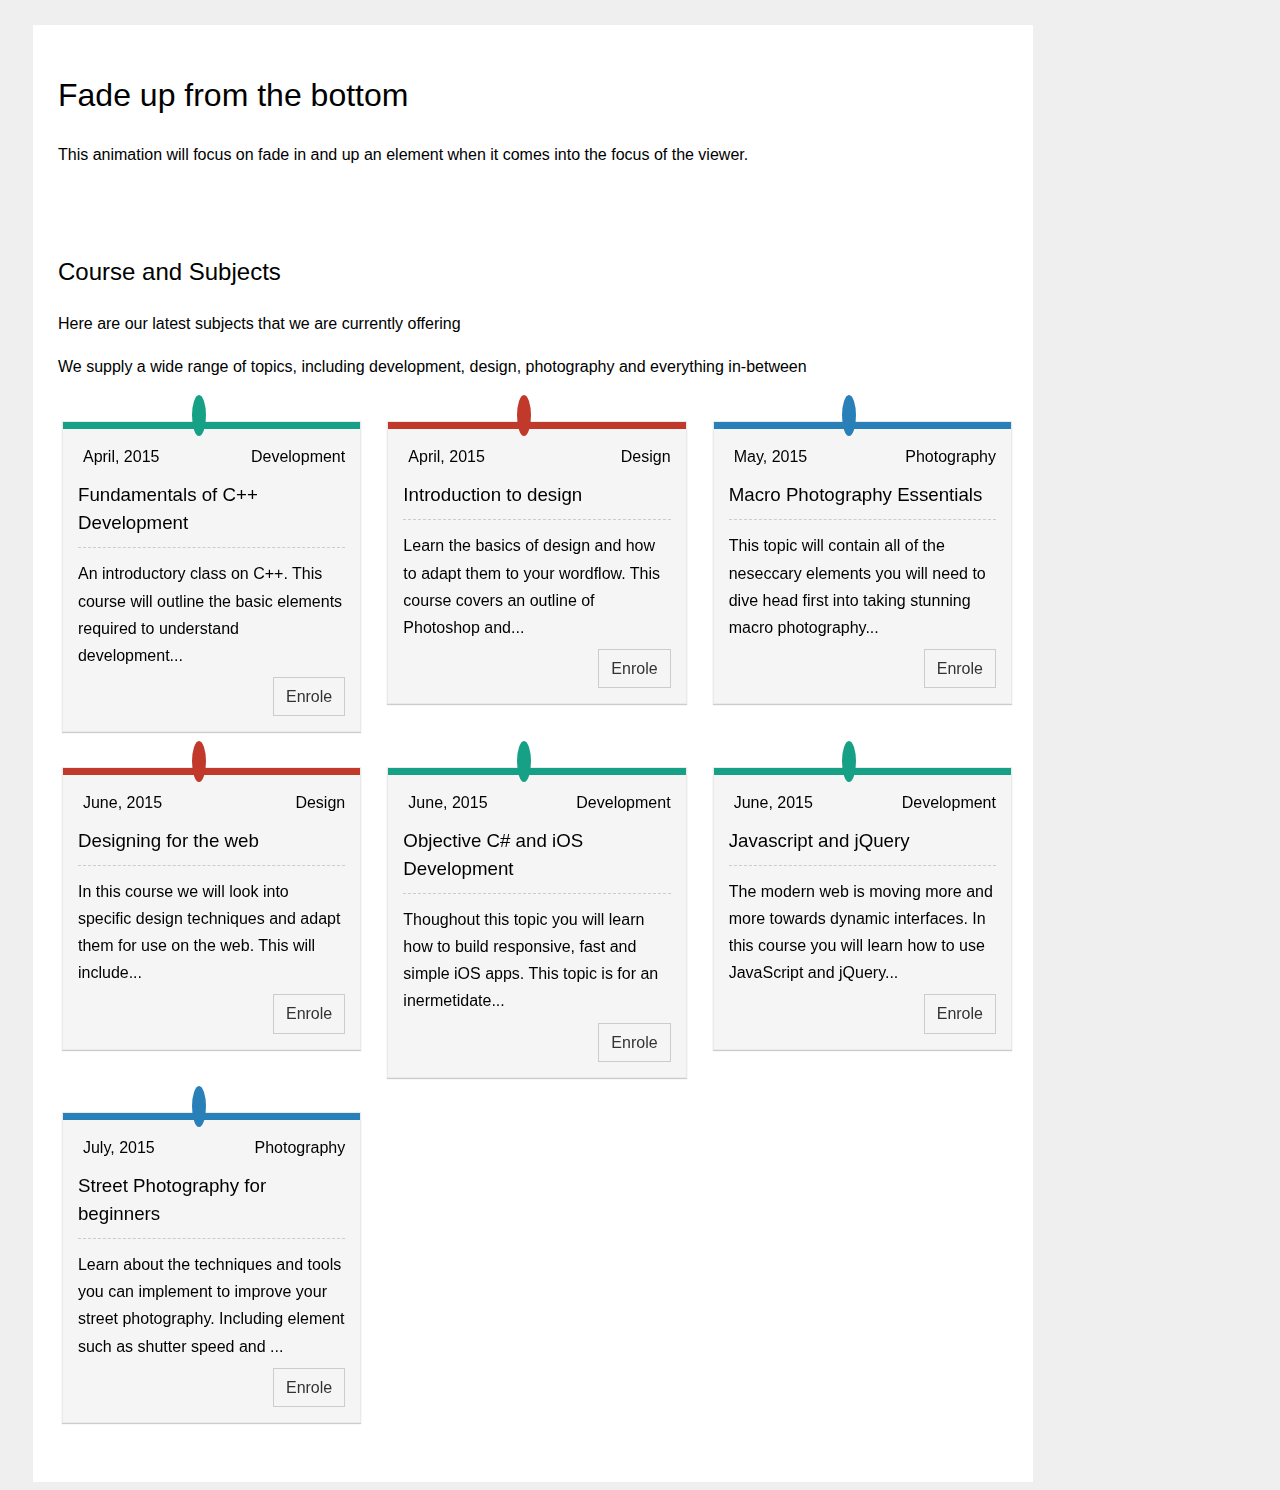
<file: CSS Animations on Scroll - Fade From Bottom up/index.html>
<html>

<head>
    <link rel="stylesheet" media="all" href="style.css" />
</head>

<body>

    <!--For our animations to look good, the animated elements need to be able to be scrolled to. For this example I've added dummy content to the top -->
    <div class="main-container">
        <div class="container">
            <h1>Fade up from the bottom</h1>
            <p>This animation will focus on fade in and up an element when it comes into the focus of the viewer. </p>
        </div>
        <div class="container">
            <h2>
                Course and Subjects <i class="fa fa-comment"></i></h2>
            <p>Here are our latest subjects that we are currently offering</p>
            <p>We supply a wide range of topics, including development, design, photography and everything in-between</p>
        </div>
        <div class="container cf">
            <!-- Course 1 -->
            <div class="animation-element bounce-up cf">
                <div class="subject development">
                    <div class="category-color"></div>
                    <div class="icon"><i class="fa fa-cogs"></i></div>
                    <div class="header cf">
                        <h4 class="date"><i class="fa fa-calendar-o"></i> April, 2015</h4>
                        <h4 class="category"><i class="fa fa-folder-o"></i> Development</h4>
                    </div>
                    <h3 class="title">Fundamentals of C++ Development</h3>
                    <div class="content">An introductory class on C++. This course will outline the basic elements required to understand development...</div>
                    <div class="enrole">Enrole</div>
                </div>
            </div>
            <!-- Course 2 -->
            <div class="animation-element bounce-up cf">
                <div class="subject design">
                    <div class="category-color"></div>
                    <div class="icon"><i class="fa fa-pencil"></i></div>
                    <div class="header cf">
                        <h4 class="date"><i class="fa fa-calendar-o"></i> April, 2015</h4>
                        <h4 class="category"><i class="fa fa-folder-o"></i> Design</h4>
                    </div>
                    <h3 class="title">Introduction to design </h3>
                    <div class="content">Learn the basics of design and how to adapt them to your wordflow. This course covers an outline of Photoshop and...</div>
                    <div class="enrole">Enrole</div>
                </div>
            </div>
            <!-- Course 3 -->
            <div class="animation-element bounce-up">
                <div class="subject photography">
                    <div class="category-color"></div>
                    <div class="icon"><i class="fa fa-camera"></i></div>
                    <div class="header cf">
                        <h4 class="date"><i class="fa fa-calendar-o"></i> May, 2015</h4>
                        <h4 class="category"><i class="fa fa-folder-o"></i> Photography</h4>
                    </div>
                    <h3 class="title">Macro Photography Essentials </h3>
                    <div class="content">This topic will contain all of the neseccary elements you will need to dive head first into taking stunning macro photography...</div>
                    <div class="enrole">Enrole</div>
                </div>
            </div>
            <!-- Course 4 -->
            <div class="animation-element bounce-up cf">
                <div class="subject design">
                    <div class="category-color"></div>
                    <div class="icon"><i class="fa fa-pencil"></i></div>
                    <div class="header cf">
                        <h4 class="date"><i class="fa fa-calendar-o"></i> June, 2015</h4>
                        <h4 class="category"><i class="fa fa-folder-o"></i> Design</h4>
                    </div>
                    <h3 class="title">Designing for the web</h3>
                    <div class="content">In this course we will look into specific design techniques and adapt them for use on the web. This will include...</div>
                    <div class="enrole">Enrole</div>
                </div>
            </div>
            <!-- Course 5 -->
            <div class="animation-element bounce-up cf">
                <div class="subject development">
                    <div class="category-color"></div>
                    <div class="icon"><i class="fa fa-cogs"></i></div>
                    <div class="header cf">
                        <h4 class="date"><i class="fa fa-calendar-o"></i> June, 2015</h4>
                        <h4 class="category"><i class="fa fa-folder-o"></i> Development</h4>
                    </div>
                    <h3 class="title">Objective C# and iOS Development</h3>
                    <div class="content">Thoughout this topic you will learn how to build responsive, fast and simple iOS apps. This topic is for an inermetidate...</div>
                    <div class="enrole">Enrole</div>
                </div>
            </div>
            <!-- Course 6 -->
            <div class="animation-element bounce-up cf">
                <div class="subject development">
                    <div class="category-color"></div>
                    <div class="icon"><i class="fa fa-cogs"></i></div>
                    <div class="header cf">
                        <h4 class="date"><i class="fa fa-calendar-o"></i> June, 2015</h4>
                        <h4 class="category"><i class="fa fa-folder-o"></i> Development</h4>
                    </div>
                    <h3 class="title">Javascript and jQuery</h3>
                    <div class="content">The modern web is moving more and more towards dynamic interfaces. In this course you will learn how to use JavaScript and jQuery...</div>
                    <div class="enrole">Enrole</div>
                </div>
            </div>
            <!-- Course 7 -->
            <div class="animation-element bounce-up">
                <div class="subject photography">
                    <div class="category-color"></div>
                    <div class="icon"><i class="fa fa-camera"></i></div>
                    <div class="header cf">
                        <h4 class="date"><i class="fa fa-calendar-o"></i> July, 2015</h4>
                        <h4 class="category"><i class="fa fa-folder-o"></i> Photography</h4>
                    </div>
                    <h3 class="title">Street Photography for beginners</h3>
                    <div class="content">Learn about the techniques and tools you can implement to improve your street photography. Including element such as shutter speed and ...</div>
                    <div class="enrole">Enrole</div>
                </div>
            </div>
        </div>

        <script src="../js/jquery-2.1.4.js"></script>
        <script src="../js/velocity.min.js"></script>
        <script src="main.js"></script>
</body>

</html>
</file>
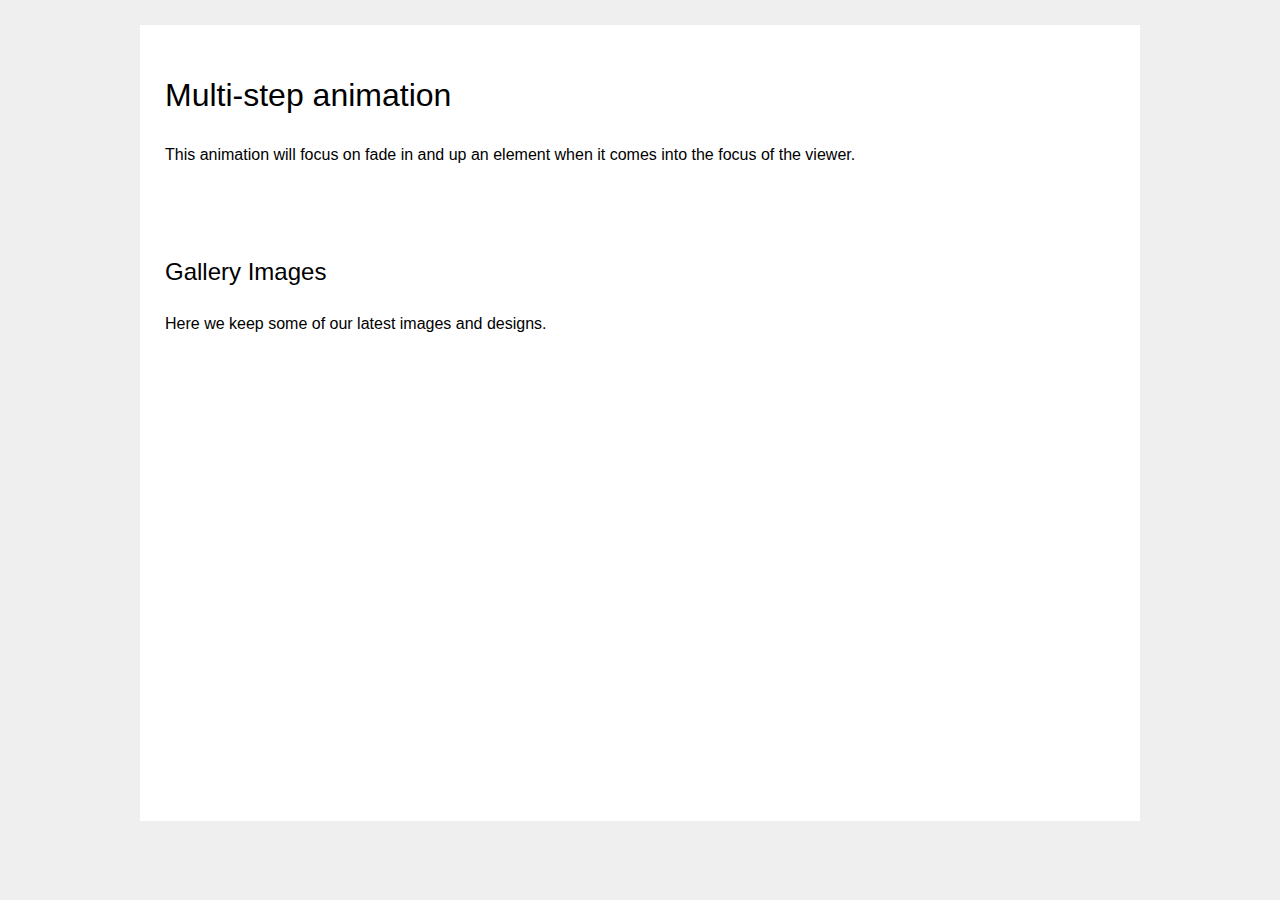
<file: CSS Animations on Scroll - Multi Step Move/index.html>
<html>

<head>
    <link rel="stylesheet" media="all" href="style.css" />
</head>

<body>
    <!--For our animations to look good, the animated elements need to be able to be scrolled to. For this example I've added dummy content to the top -->
    <div class="main-container">
        <div class="container">
            <h1>Multi-step animation</h1>
            <p>This animation will focus on fade in and up an element when it comes into the focus of the viewer. </p>
        </div>
        <div class="container">
            <h2>Gallery Images</h2>
            <p>Here we keep some of our latest images and designs. </p>
        </div>

        <div class="container cf">
            <!-- Staff 1 -->
            <div class="animation-element multi-step-left cf">
                <div class="gallery">
                    <h3 class="title">Johnthon Smith</h3>
                    <h4 class="subtitle">Senior Enginer</h4>
                    <div class="image" style="background-image: url(http://drive.google.com/uc?export=download&id=0B7UPM0QugWUjVTdZcktRTWhNamM)">
                        <div class="social">
                            <i class="fa fa-facebook"></i>
                            <i class="fa fa-twitter"></i>
                            <i class="fa fa-google-plus"></i>
                            <i class="fa fa-envelope"></i>
                        </div>
                    </div>
                    <h5 class="image-caption">
                        <i class="fa fa-quote-left"></i>
                        Always find something new to learn every day
                        <i class="fa fa-quote-right"></i>
                    </h5>
                    <div class="readmore">View profile</i>
                        </i>
                    </div>
                </div>
            </div>
            <!-- Staff 2 -->
            <div class="animation-element multi-step-right cf">
                <div class="gallery">
                    <h3 class="title">Jillian Jules</h3>
                    <h4 class="subtitle">Marketing</h4>
                    <div class="image" style="background-image: url(http://drive.google.com/uc?export=download&id=0B7UPM0QugWUjb1dxcGZEYUc0Z3M)">
                        <div class="social">
                            <i class="fa fa-facebook"></i>
                            <i class="fa fa-twitter"></i>
                            <i class="fa fa-google-plus"></i>
                            <i class="fa fa-envelope"></i>
                        </div>
                    </div>
                    <h5 class="image-caption">
                        <i class="fa fa-quote-left"></i>
                        Find new creative areas to expand
                        <i class="fa fa-quote-right"></i>
                    </h5>
                    <div class="readmore">View profile</i>
                        </i>
                    </div>
                </div>
            </div>
            <!-- Staff 3 -->
            <div class="animation-element multi-step-left cf">
                <div class="gallery">
                    <h3 class="title">James O'Keffe</h3>
                    <h4 class="subtitle">Manager</h4>
                    <div class="image" style="background-image: url(http://drive.google.com/uc?export=download&id=0B7UPM0QugWUjTURta0pyMEtoUmc)">
                        <div class="social">
                            <i class="fa fa-facebook"></i>
                            <i class="fa fa-twitter"></i>
                            <i class="fa fa-google-plus"></i>
                            <i class="fa fa-envelope"></i>
                        </div>
                    </div>
                    <h5 class="image-caption">
            <i class="fa fa-quote-left"></i>
            Expanding possibilities with determination
            <i class="fa fa-quote-right"></i>
        </h5>
                    <div class="readmore">View profile</i>
                        </i>
                    </div>
                </div>
            </div>
            <!-- Staff 4 -->
            <div class="animation-element multi-step-right cf">
                <div class="gallery">
                    <h3 class="title">Vivian Rymer</h3>
                    <h4 class="subtitle">HR</h4>
                    <div class="image" style="background-image: url(http://drive.google.com/uc?export=download&id=0B7UPM0QugWUjV3BseTMtcEU1T2M)">
                        <div class="social">
                            <i class="fa fa-facebook"></i>
                            <i class="fa fa-twitter"></i>
                            <i class="fa fa-google-plus"></i>
                            <i class="fa fa-envelope"></i>
                        </div>
                    </div>
                    <h5 class="image-caption">
            <i class="fa fa-quote-left"></i>
            Increasing skills, determination and workplace unity
            <i class="fa fa-quote-right"></i>
        </h5>
                    <div class="readmore">View profile</i>
                        </i>
                    </div>
                </div>
            </div>

        </div>
        <script src="../js/jquery-2.1.4.js"></script>
        <script src="../js/velocity.min.js"></script>
        <script src="main.js"></script>
</body>

</html>
</file>
<file: CSS Animations on Scroll - Fade From Bottom up/style.css>
/*These styles contain basic styles for fomatting along with our animation css*/

body {
    font-size: 16px;
    font-family: 'Open Sans', sans-serif;
    font-weight: 400;
    background: #efefef;
    line-height: 170%;
}

strong,
b {
    font-weight: 600
}

h1,
h2,
h3,
h4,
h5,
h6 {
    font-weight: 300;
    line-height: 150%;
}

i.fa {
    color: #333;
}

*,
*:before,
*:after {
    box-sizing: border-box;
    -moz-box-sizing: border-box;
    -webkit-box-sizing: border-box;
}


/*clearfixes*/

.cf:before,
.cf:after {
    content: " ";
    display: table;
}

.cf:after {
    clear: both;
}

.main-container {
    background: #fff;
    max-width: 1000px;
    margin: 25px 25px auto;
    position: relative;
}

.container {
    position: relative;
    padding: 25px;
}

.container:last-of-type {
    padding-top: 0px;
}


/*animation element*/

.animation-element {
    position: relative;
    width: 30%;
    margin: 0% 1.33 2.66% 1.33%;
    float: left;
}


/*3 grid layout*/

.animation-element:nth-of-type(3n-2) {
    width: 31.5%;
    margin: 0% 1.375% 2.75% 0%;
    clear: left;
}

.animation-element:nth-of-type(3n-1) {
    width: 31.5%;
    margin: 0% 1.375% 2.75% 1.375%;
}

.animation-element:nth-of-type(3n-0) {
    width: 31.5%;
    margin: 0% 0% 2.75% 1.375%;
    clear: right;
}


/*bounce up animation for the subject*/

.bounce-up .subject {
    opacity: 0;
    -moz-transition: all 700ms ease-out;
    -webkit-transition: all 700ms ease-out;
    -o-transition: all 700ms ease-out;
    transition: all 700ms ease-out;
    -moz-transform: translate3d(0px, 200px, 0px);
    -webkit-transform: translate3d(0px, 200px, 0px);
    -o-transform: translate(0px, 200px);
    -ms-transform: translate(0px, 200px);
    transform: translate3d(0px, 200, 0px);
    -webkit-backface-visibility: hidden;
    -moz-backface-visibility: hidden;
    backface-visibility: hidden;
}

.bounce-up.in-view .subject {
    opacity: 1;
    -moz-transform: translate3d(0px, 0px, 0px);
    -webkit-transform: translate3d(0px, 0px, 0px);
    -o-transform: translate(0px, 0px);
    -ms-transform: translate(0px, 0px);
    transform: translate3d(0px, 0px, 0px);
}

.subject {
    float: left;
    width: 100%;
    margin: 0% 1.33% 2.66% 1.33%;
    background: #F5F5F5;
    padding: 15px;
    box-shadow: 0px 1px 1px 0px rgba(0, 0, 0, 0.2);
    border: solid 1px #EAEAEA;
}

.subject:hover,
.subject:active {
    box-shadow: 0px 2px 6px 0px rgba(0, 0, 0, 0.25);
}

.subject .header {
    margin: 8px 0px;
}

.subject .header .date,
.subject .header .category {
    margin: 0px;
    clear: none;
    width: 50%;
}

.subject .header .date i,
.subject .header .category i {
    margin-right: 5px;
    color: #333;
    -moz-transition: all 400ms linear;
    -webkit-transition: all 400ms linear;
    -o-transition: all 400ms linear;
    transition: all 400ms linear;
}

.subject .header .date {
    float: left;
    text-align: left;
}

.subject .header .category {
    float: right;
    text-align: right;
}


/*subject icon at top*/

.subject .icon {
    position: absolute;
    top: -20px;
    left: 50%;
    left: calc(50% - 20px);
}

.subject .icon i {
    width: 40px;
    height: 40px;
    color: rgb(255, 255, 255);
    font-size: 150%;
    border-radius: 50%;
    text-align: center;
    padding: 7px;
}


/*Category color / icon color*/

.subject .category-color {
    height: 7px;
    position: absolute;
    top: 0px;
    left: 0px;
    width: 100%;
}

.subject.design .category-color,
.subject.design .icon i {
    background: #c0392b;
}

.subject.development .category-color,
.subject.development .icon i {
    background: #16a085;
}

.subject.photography .category-color,
.subject.photography .icon i {
    background: #2980b9;
}


/*hovering over subject*/

.subject.development:hover .header i {
    color: #16a085;
}

.subject.design:hover .header i {
    color: #c0392b;
}

.subject.photography:hover .header i {
    color: #2980b9;
}

.subject .title {
    margin: 12px 0px;
    border-bottom: dashed 1px #ccc;
    padding-bottom: 10px;
}

.subject .content {
    margin-bottom: 8px;
}

.subject .enrole {
    position: relative;
    color: #333;
    padding: 5px 12px;
    cursor: pointer;
    float: right;
    display: inline-block;
    border: solid 1px #ccc;
    -moz-transition: all 400ms linear;
    -webkit-transition: all 400ms linear;
    -o-transition: all 400ms linear;
    transition: all 400ms linear;
}

.subject .enrole:hover,
.subject .enrole:active {
    background: #222;
    color: #fff;
}


/*media queries for small devices*/

@media screen and (max-width: 678px) {
    .main-container {
        margin: 20px 15px;
    }
    .animation-element,
    .animation-element:nth-of-type(3n-1),
    .animation-element:nth-of-type(3n-2),
    .animation-element:nth-of-type(3n-0) {
        width: 100%;
        margin: 0px 0px 30px 0px;
    }
    .subject .header .date,
    .subject .header .category {
        width: 100%;
        margin-bottom: 10px;
        text-align: center;
    }
}
</file>
<file: CSS Animations on Scroll - Multi Step Move/style.css>
/*These styles contain basic styles for fomatting along with our animation css*/

body {
    font-size: 16px;
    font-family: 'Open Sans', sans-serif;
    font-weight: 400;
    background: #efefef;
    line-height: 170%;
    overflow-x: hidden;
}

strong,
b {
    font-weight: 600
}

h1,
h2,
h3,
h4,
h5,
h6 {
    font-weight: 300;
    line-height: 150%;
}

*,
*:before,
*:after {
    box-sizing: border-box;
    -moz-box-sizing: border-box;
    -webkit-box-sizing: border-box;
}


/*clearfixes*/

.cf:before,
.cf:after {
    content: " ";
    display: table;
}

.cf:after {
    clear: both;
}

.main-container {
    background: #fff;
    max-width: 1000px;
    margin: 25px auto 25px auto;
    position: relative;
}

.container {
    position: relative;
    padding: 25px;
}

.container:last-of-type {
    padding-top: 0px;
}


/*animation element*/

.animation-element {
    position: relative;
    width: 22%;
    margin: 0% 1.5% 3% 1.5%;
    float: left;
}


/*4 grid layout*/

.animation-element:nth-of-type(4n-3) {
    clear: left;
}

.animation-element:nth-of-type(4n-2) {}

.animation-element:nth-of-type(4n-1) {}

.animation-element:nth-of-type(4n-0) {
    clear: right;
}


/*left fancy animastion*/

@-moz-keyframes left_animation {
    0% {
        opacity: 0;
        -moz-transform: rotate(180deg) translate3d(100%, 100%, 0);
    }
    75% {
        opacity: 0.8;
        -moz-transform: rotate(-40deg);
    }
    100% {
        opacity: 1;
        -moz-transform: rotate(0deg) translate3d(0%, 0%, 0);
    }
}

@-webkit-keyframes left_animation {
    0% {
        opacity: 0;
        -webkit-transform: rotate(180deg) translate3d(100%, 100%, 0);
    }
    75% {
        opacity: 0.8;
        -webkit-transform: rotate(-40deg);
    }
    100% {
        opacity: 1;
        -webkit-transform: rotate(0deg) translate3d(0%, 0%, 0);
    }
}

@keyframes left_animation {
    0% {
        opacity: 0;
        transform: rotate(180deg) translate3d(100%, 100%, 0);
    }
    75% {
        opacity: 0.8;
        transform: rotate(-40deg);
    }
    100% {
        opacity: 1;
        transform: rotate(0deg) translate3d(0%, 0%, 0);
    }
}


/*right fancy animation*/

@-moz-keyframes right_animation {
    0% {
        opacity: 0;
        -moz-transform: rotate(180deg) translate3d(-100%, -100%, 0);
    }
    75% {
        opacity: 0.8;
        -moz-transform: rotate(40deg);
    }
    100% {
        opacity: 1;
        -moz-transform: rotate(0deg) translate3d(0%, 0%, 0);
    }
}

@-webkit-keyframes right_animation {
    0% {
        opacity: 0;
        -webkit-transform: rotate(180deg) translate3d(-100%, 100%, 0);
    }
    75% {
        opacity: 0.8;
        -webkit-transform: rotate(40deg);
    }
    100% {
        opacity: 1;
        -webkit-transform: rotate(0deg) translate3d(0%, 0%, 0);
    }
}

@keyframes right_animation {
    0% {
        opacity: 0;
        transform: rotate(180deg) translate3d(-100%, -100%, 0);
    }
    75% {
        opacity: 0.8;
        transform: rotate(40deg);
    }
    100% {
        opacity: 1;
        transform: rotate(0deg) translate3d(0%, 0%, 0);
    }
}


/*Multi-step animation*/

.multi-step-left .gallery,
.multi-step-right .gallery {
    position: relative;
    opacity: 0;
    /*prevents flicker as animation occurs*/
}

.multi-step-left.in-view .gallery {
    -moz-animation: left_animation 1300ms ease-in both;
    -webkit-animation: left_animation 1300ms ease-in both;
    animation: left_animation 1300ms ease-in both;
}

.multi-step-right.in-view .gallery {
    -moz-animation: right_animation 1300ms linear both;
    -webkit-animation: right_animation 1300ms linear both;
    animation: right_animation 1300ms linear both;
}

.gallery {
    float: left;
    width: 100%;
    height: auto;
    margin: 0% 1.33% 2.66% 1.33%;
}

.gallery .image {
    background: #F5F5F5;
    border: solid 1px #EAEAEA;
    height: 0px;
    width: 80%;
    width: calc(100% - 40px);
    padding-bottom: 100%;
    padding-bottom: calc(100% - 40px);
    background-size: cover;
    background-position: bottom center;
    position: relative;
    border-radius: 50%;
    margin-bottom: 10px;
}

.gallery:hover .image,
.gallery:active .image {}

.gallery .image-caption {
    position: relative;
    background: #fff;
    background: #efefef;
    color: #333;
    font-size: 95%;
    padding: 10px;
    margin: 0px 0px 10px 0px;
}

.gallery .image-caption i {
    color: #aaa;
    margin: 0px 7px 0px 0px;
    display: inline-block;
}

.gallery .image-caption i:last-child {
    margin: 0px 0px 0px 7px;
}

.gallery .readmore {
    padding: 5px 12px;
    cursor: pointer;
    text-align: center;
    background: #2c3e50;
    color: #fff;
    font-size: 90%;
    -moz-transition: all 350ms ease;
    -o-transition: all 350ms ease;
    -webkit-transition: all 350ms ease;
    transition: all 350ms ease;
}

.gallery .readmore:hover,
.gallery .readmore:active {
    background: #34495e;
}

.gallery .title {
    margin: 0px 0px 5px 0px;
    text-align: center;
    color: #2c3e50;
    font-weight: 400;
}

.gallery .subtitle {
    margin: 0px 0px 10px 0px;
    text-align: center;
}

.gallery .social {
    position: absolute;
    top: 0px;
    right: -40px;
    width: calc(35px);
}

.gallery .social i {
    width: 100%;
    display: block;
    text-align: center;
    height: 35px;
    font-size: 125%;
    background: #2c3e50;
    line-height: 35px;
    border-radius: 50%;
    color: rgb(255, 255, 255);
    margin-bottom: 5px;
    cursor: pointer;
    -moz-transition: all 350ms ease;
    -o-transition: all 350ms ease;
    -webkit-transition: all 350ms ease;
    transition: all 350ms ease;
}

.gallery .social i:hover,
.gallery .social i:active {
    background: #34495e;
}


/*media queries for small devices*/

@media screen and (max-width: 678px) {
    .main-container {
        margin: 25px;
    }
    .animation-element,
    .animation-element:nth-of-type(4n-3),
    .animation-element:nth-of-type(4n-2),
    .animation-element:nth-of-type(4n-1),
    .animation-element:nth-of-type(4n-0) {
        width: 100%;
        margin: 0% 0% 25px 0%;
    }
}
</file>
